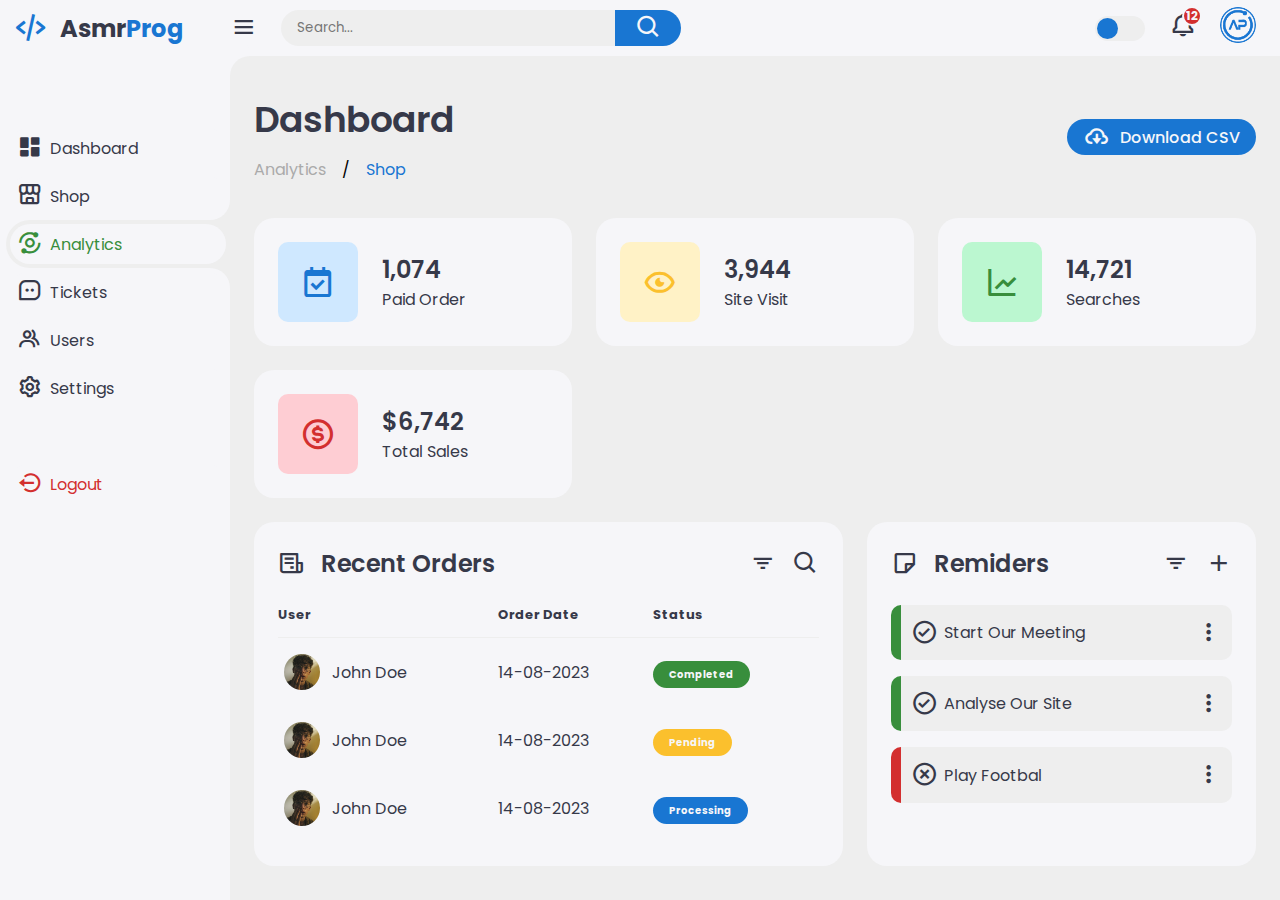
<file: Admin Dashboard #02/index.html>
<!DOCTYPE html>
<html lang="en">

<head>
    <meta charset="UTF-8">
    <meta name="viewport" content="width=device-width, initial-scale=1.0">
    <link href='https://unpkg.com/boxicons@2.1.4/css/boxicons.min.css' rel='stylesheet'>
    <link rel="stylesheet" href="style.css">
    <title>Responsive Dashboard Design #2 | AsmrProg</title>
</head>

<body>

    <!-- Sidebar -->
    <div class="sidebar">
        <a href="#" class="logo">
            <i class='bx bx-code-alt'></i>
            <div class="logo-name"><span>Asmr</span>Prog</div>
        </a>
        <ul class="side-menu">
            <li><a href="#"><i class='bx bxs-dashboard'></i>Dashboard</a></li>
            <li><a href="#"><i class='bx bx-store-alt'></i>Shop</a></li>
            <li class="active"><a href="#"><i class='bx bx-analyse'></i>Analytics</a></li>
            <li><a href="#"><i class='bx bx-message-square-dots'></i>Tickets</a></li>
            <li><a href="#"><i class='bx bx-group'></i>Users</a></li>
            <li><a href="#"><i class='bx bx-cog'></i>Settings</a></li>
        </ul>
        <ul class="side-menu">
            <li>
                <a href="#" class="logout">
                    <i class='bx bx-log-out-circle'></i>
                    Logout
                </a>
            </li>
        </ul>
    </div>
    <!-- End of Sidebar -->

    <!-- Main Content -->
    <div class="content">
        <!-- Navbar -->
        <nav>
            <i class='bx bx-menu'></i>
            <form action="#">
                <div class="form-input">
                    <input type="search" placeholder="Search...">
                    <button class="search-btn" type="submit"><i class='bx bx-search'></i></button>
                </div>
            </form>
            <input type="checkbox" id="theme-toggle" hidden>
            <label for="theme-toggle" class="theme-toggle"></label>
            <a href="#" class="notif">
                <i class='bx bx-bell'></i>
                <span class="count">12</span>
            </a>
            <a href="#" class="profile">
                <img src="images/logo.png">
            </a>
        </nav>

        <!-- End of Navbar -->

        <main>
            <div class="header">
                <div class="left">
                    <h1>Dashboard</h1>
                    <ul class="breadcrumb">
                        <li><a href="#">
                                Analytics
                            </a></li>
                        /
                        <li><a href="#" class="active">Shop</a></li>
                    </ul>
                </div>
                <a href="#" class="report">
                    <i class='bx bx-cloud-download'></i>
                    <span>Download CSV</span>
                </a>
            </div>

            <!-- Insights -->
            <ul class="insights">
                <li>
                    <i class='bx bx-calendar-check'></i>
                    <span class="info">
                        <h3>
                            1,074
                        </h3>
                        <p>Paid Order</p>
                    </span>
                </li>
                <li><i class='bx bx-show-alt'></i>
                    <span class="info">
                        <h3>
                            3,944
                        </h3>
                        <p>Site Visit</p>
                    </span>
                </li>
                <li><i class='bx bx-line-chart'></i>
                    <span class="info">
                        <h3>
                            14,721
                        </h3>
                        <p>Searches</p>
                    </span>
                </li>
                <li><i class='bx bx-dollar-circle'></i>
                    <span class="info">
                        <h3>
                            $6,742
                        </h3>
                        <p>Total Sales</p>
                    </span>
                </li>
            </ul>
            <!-- End of Insights -->

            <div class="bottom-data">
                <div class="orders">
                    <div class="header">
                        <i class='bx bx-receipt'></i>
                        <h3>Recent Orders</h3>
                        <i class='bx bx-filter'></i>
                        <i class='bx bx-search'></i>
                    </div>
                    <table>
                        <thead>
                            <tr>
                                <th>User</th>
                                <th>Order Date</th>
                                <th>Status</th>
                            </tr>
                        </thead>
                        <tbody>
                            <tr>
                                <td>
                                    <img src="images/profile-1.jpg">
                                    <p>John Doe</p>
                                </td>
                                <td>14-08-2023</td>
                                <td><span class="status completed">Completed</span></td>
                            </tr>
                            <tr>
                                <td>
                                    <img src="images/profile-1.jpg">
                                    <p>John Doe</p>
                                </td>
                                <td>14-08-2023</td>
                                <td><span class="status pending">Pending</span></td>
                            </tr>
                            <tr>
                                <td>
                                    <img src="images/profile-1.jpg">
                                    <p>John Doe</p>
                                </td>
                                <td>14-08-2023</td>
                                <td><span class="status process">Processing</span></td>
                            </tr>
                        </tbody>
                    </table>
                </div>

                <!-- Reminders -->
                <div class="reminders">
                    <div class="header">
                        <i class='bx bx-note'></i>
                        <h3>Remiders</h3>
                        <i class='bx bx-filter'></i>
                        <i class='bx bx-plus'></i>
                    </div>
                    <ul class="task-list">
                        <li class="completed">
                            <div class="task-title">
                                <i class='bx bx-check-circle'></i>
                                <p>Start Our Meeting</p>
                            </div>
                            <i class='bx bx-dots-vertical-rounded'></i>
                        </li>
                        <li class="completed">
                            <div class="task-title">
                                <i class='bx bx-check-circle'></i>
                                <p>Analyse Our Site</p>
                            </div>
                            <i class='bx bx-dots-vertical-rounded'></i>
                        </li>
                        <li class="not-completed">
                            <div class="task-title">
                                <i class='bx bx-x-circle'></i>
                                <p>Play Footbal</p>
                            </div>
                            <i class='bx bx-dots-vertical-rounded'></i>
                        </li>
                    </ul>
                </div>

                <!-- End of Reminders-->

            </div>

        </main>

    </div>

    <script src="index.js"></script>
</body>

</html>
</file>
<file: Admin Dashboard #02/style.css>
@import url('https://fonts.googleapis.com/css2?family=Poppins:wght@300;400;500;600;700;800&display=swap');

:root {
    --light: #f6f6f9;
    --primary: #1976D2;
    --light-primary: #CFE8FF;
    --grey: #eee;
    --dark-grey: #AAAAAA;
    --dark: #363949;
    --danger: #D32F2F;
	--light-danger: #FECDD3;
    --warning: #FBC02D;
    --light-warning: #FFF2C6;
    --success: #388E3C;
    --light-success: #BBF7D0;
}

*{
    margin: 0;
    padding: 0;
    box-sizing: border-box;
    font-family: 'Poppins', sans-serif;
}

.bx{
    font-size: 1.7rem;
}

a{
    text-decoration: none;
}

li{
    list-style: none;
}

html{
    overflow-x: hidden;
}

body.dark{
    --light: #181a1e;
    --grey: #25252c;
    --dark: #fbfbfb
}

body{
    background: var(--grey);
    overflow-x: hidden;
}

.sidebar{
    position: fixed;
    top: 0;
    left: 0;
    background: var(--light);
    width: 230px;
    height: 100%;
    z-index: 2000;
    overflow-x: hidden;
    scrollbar-width: none;
    transition: all 0.3s ease;
}

.sidebar::-webkit-scrollbar{
    display: none;
}

.sidebar.close{
    width: 60px;
}

.sidebar .logo{
    font-size: 24px;
    font-weight: 700;
    height: 56px;
    display: flex;
    align-items: center;
    color: var(--primary);
    z-index: 500;
    padding-bottom: 20px;
    box-sizing: content-box;
}

.sidebar .logo .logo-name span{
    color: var(--dark);
}

.sidebar .logo .bx{
    min-width: 60px;
    display: flex;
    justify-content: center;
    font-size: 2.2rem;
}

.sidebar .side-menu{
    width: 100%;
    margin-top: 48px;
}

.sidebar .side-menu li{
    height: 48px;
    background: transparent;
    margin-left: 6px;
    border-radius: 48px 0 0 48px;
    padding: 4px;
}

.sidebar .side-menu li.active{
    background: var(--grey);
    position: relative;
}

.sidebar .side-menu li.active::before{
    content: "";
    position: absolute;
    width: 40px;
    height: 40px;
    border-radius: 50%;
    top: -40px;
    right: 0;
    box-shadow: 20px 20px 0 var(--grey);
    z-index: -1;
}

.sidebar .side-menu li.active::after{
    content: "";
    position: absolute;
    width: 40px;
    height: 40px;
    border-radius: 50%;
    bottom: -40px;
    right: 0;
    box-shadow: 20px -20px 0 var(--grey);
    z-index: -1;
}

.sidebar .side-menu li a{
    width: 100%;
    height: 100%;
    background: var(--light);
    display: flex;
    align-items: center;
    border-radius: 48px;
    font-size: 16px;
    color: var(--dark);
    white-space: nowrap;
    overflow-x: hidden;
    transition: all 0.3s ease;
}

.sidebar .side-menu li.active a{
    color: var(--success);
}

.sidebar.close .side-menu li a{
    width: calc(48px - (4px * 2));
    transition: all 0.3s ease;
}

.sidebar .side-menu li a .bx{
    min-width: calc(60px - ((4px + 6px) * 2));
    display: flex;
    font-size: 1.6rem;
    justify-content: center;
}

.sidebar .side-menu li a.logout{
    color: var(--danger);
}

.content{
    position: relative;
    width: calc(100% - 230px);
    left: 230px;
    transition: all 0.3s ease;
}

.sidebar.close~.content{
    width: calc(100% - 60px);
    left: 60px;
}

.content nav{
    height: 56px;
    background: var(--light);
    padding: 0 24px 0 0;
    display: flex;
    align-items: center;
    grid-gap: 24px;
    position: sticky;
    top: 0;
    left: 0;
    z-index: 1000;
}

.content nav::before{
    content: "";
    position: absolute;
    width: 40px;
    height: 40px;
    bottom: -40px;
    left: 0;
    border-radius: 50%;
    box-shadow: -20px -20px 0 var(--light);
}

.content nav a{
    color: var(--dark);
}

.content nav .bx.bx-menu{
    cursor: pointer;
    color: var(--dark);
}

.content nav form{
    max-width: 400px;
    width: 100%;
    margin-right: auto;
}

.content nav form .form-input{
    display: flex;
    align-items: center;
    height: 36px;
}

.content nav form .form-input input{
    flex-grow: 1;
    padding: 0 16px;
    height: 100%;
    border: none;
    background: var(--grey);
    border-radius: 36px 0 0 36px;
    outline: none;
    width: 100%;
    color: var(--dark);
}

.content nav form .form-input button{
    width: 80px;
    height: 100%;
    display: flex;
    justify-content: center;
    align-items: center;
    background: var(--primary);
    color: var(--light);
    font-size: 18px;
    border: none;
    outline: none;
    border-radius: 0 36px 36px 0;
    cursor: pointer;
}

.content nav .notif{
    font-size: 20px;
    position: relative;
}

.content nav .notif .count{
    position: absolute;
    top: -6px;
    right: -6px;
    width: 20px;
    height: 20px;
    background: var(--danger);
    border-radius: 50%;
    color: var(--light);
    border: 2px solid var(--light);
    font-weight: 700;
    font-size: 12px;
    display: flex;
    align-items: center;
    justify-content: center;
}

.content nav .profile img{
    width: 36px;
    height: 36px;
    object-fit: cover;
    border-radius: 50%;
}

.content nav .theme-toggle{
    display: block;
    min-width: 50px;
    height: 25px;
    background: var(--grey);
    cursor: pointer;
    position: relative;
    border-radius: 25px;
}

.content nav .theme-toggle::before{
    content: "";
    position: absolute;
    top: 2px;
    left: 2px;
    bottom: 2px;
    width: calc(25px - 4px);
    background: var(--primary);
    border-radius: 50%;
    transition: all 0.3s ease;
}

.content nav #theme-toggle:checked+.theme-toggle::before{
    left: calc(100% - (25px - 4px) - 2px);
}

.content main{
    width: 100%;
    padding: 36px 24px;
    max-height: calc(100vh - 56px);
}

.content main .header{
    display: flex;
    align-items: center;
    justify-content: space-between;
    grid-gap: 16px;
    flex-wrap: wrap;
}

.content main .header .left h1{
    font-size: 36px;
    font-weight: 600;
    margin-bottom: 10px;
    color: var(--dark);
}

.content main .header .left .breadcrumb{
    display: flex;
    align-items: center;
    grid-gap: 16px;
}

.content main .header .left .breadcrumb li{
    color: var(--dark);
}

.content main .header .left .breadcrumb li a{
    color: var(--dark-grey);
    pointer-events: none;
}

.content main .header .left .breadcrumb li a.active{
    color: var(--primary);
    pointer-events: none;
}

.content main .header .report{
    height: 36px;
    padding: 0 16px;
    border-radius: 36px;
    background: var(--primary);
    color: var(--light);
    display: flex;
    align-items: center;
    justify-content: center;
    grid-gap: 10px;
    font-weight: 500;
}

.content main .insights{
    display: grid;
    grid-template-columns: repeat(auto-fit, minmax(240px, 1fr));
    grid-gap: 24px;
    margin-top: 36px;
}

.content main .insights li{
    padding: 24px;
    background: var(--light);
    border-radius: 20px;
    display: flex;
    align-items: center;
    grid-gap: 24px;
    cursor: pointer;
}

.content main .insights li .bx{
    width: 80px;
    height: 80px;
    border-radius: 10px;
    font-size: 36px;
    display: flex;
    align-items: center;
    justify-content: center;
}

.content main .insights li:nth-child(1) .bx{
    background: var(--light-primary);
    color: var(--primary);
}

.content main .insights li:nth-child(2) .bx{
    background: var(--light-warning);
    color: var(--warning);
}

.content main .insights li:nth-child(3) .bx{
    background: var(--light-success);
    color: var(--success);
}

.content main .insights li:nth-child(4) .bx{
    background: var(--light-danger);
    color: var(--danger);
}

.content main .insights li .info h3{
    font-size: 24px;
    font-weight: 600;
    color: var(--dark);
}

.content main .insights li .info p{
    color: var(--dark);
}

.content main .bottom-data{
    display: flex;
    flex-wrap: wrap;
    grid-gap: 24px;
    margin-top: 24px;
    width: 100%;
    color: var(--dark);
}

.content main .bottom-data>div{
    border-radius: 20px;
    background: var(--light);
    padding: 24px;
    overflow-x: auto;
}

.content main .bottom-data .header{
    display: flex;
    align-items: center;
    grid-gap: 16px;
    margin-bottom: 24px;
}

.content main .bottom-data .header h3{
    margin-right: auto;
    font-size: 24px;
    font-weight: 600;
}

.content main .bottom-data .header .bx{
    cursor: pointer;
}

.content main .bottom-data .orders{
    flex-grow: 1;
    flex-basis: 500px;
}

.content main .bottom-data .orders table{
    width: 100%;
    border-collapse: collapse;
}

.content main .bottom-data .orders table th{
    padding-bottom: 12px;
    font-size: 13px;
    text-align: left;
    border-bottom: 1px solid var(--grey);
}

.content main .bottom-data .orders table td{
    padding: 16px 0;
}

.content main .bottom-data .orders table tr td:first-child{
    display: flex;
    align-items: center;
    grid-gap: 12px;
    padding-left: 6px;
}

.content main .bottom-data .orders table td img{
    width: 36px;
    height: 36px;
    border-radius: 50%;
    object-fit: cover;
}

.content main .bottom-data .orders table tbody tr{
    cursor: pointer;
    transition: all 0.3s ease;
}

.content main .bottom-data .orders table tbody tr:hover{
    background: var(--grey);
}

.content main .bottom-data .orders table tr td .status{
    font-size: 10px;
    padding: 6px 16px;
    color: var(--light);
    border-radius: 20px;
    font-weight: 700;
}

.content main .bottom-data .orders table tr td .status.completed{
    background: var(--success);
}

.content main .bottom-data .orders table tr td .status.process{
    background: var(--primary);
}

.content main .bottom-data .orders table tr td .status.pending{
    background: var(--warning);
}

.content main .bottom-data .reminders{
    flex-grow: 1;
    flex-basis: 300px;
}

.content main .bottom-data .reminders .task-list{
    width: 100%;
}

.content main .bottom-data .reminders .task-list li{
    width: 100%;
    margin-bottom: 16px;
    background: var(--grey);
    padding: 14px 10px;
    border-radius: 10px;
    display: flex;
    align-items: center;
    justify-content: space-between;
}

.content main .bottom-data .reminders .task-list li .task-title{
    display: flex;
    align-items: center;
}

.content main .bottom-data .reminders .task-list li .task-title p{
    margin-left: 6px;
}

.content main .bottom-data .reminders .task-list li .bx{
  cursor: pointer;  
}

.content main .bottom-data .reminders .task-list li.completed{
    border-left: 10px solid var(--success);
}

.content main .bottom-data .reminders .task-list li.not-completed{
    border-left: 10px solid var(--danger);
}

.content main .bottom-data .reminders .task-list li:last-child{
   margin-bottom: 0;
}

@media screen and (max-width: 768px) {
    .sidebar{
        width: 200px;
    }

    .content{
        width: calc(100% - 60px);
        left: 200px;
    }

}

@media screen and (max-width: 576px) {
    
    .content nav form .form-input input{
        display: none;
    }

    .content nav form .form-input button{
        width: auto;
        height: auto;
        background: transparent;
        color: var(--dark);
        border-radius: none;
    }

    .content nav form.show .form-input input{
        display: block;
        width: 100%;
    }

    .content nav form.show .form-input button{
        width: 36px;
        height: 100%;
        color: var(--light);
        background: var(--danger);
        border-radius: 0 36px 36px 0;
    }

    .content nav form.show~.notif, .content nav form.show~.profile{
        display: none;
    }

    .content main .insights {
        grid-template-columns: 1fr;
    }

    .content main .bottom-data .header{
        min-width: 340px;
    }

    .content main .bottom-data .orders table{
        min-width: 340px;
    }

    .content main .bottom-data .reminders .task-list{
        min-width: 340px;
    }

}
</file>
